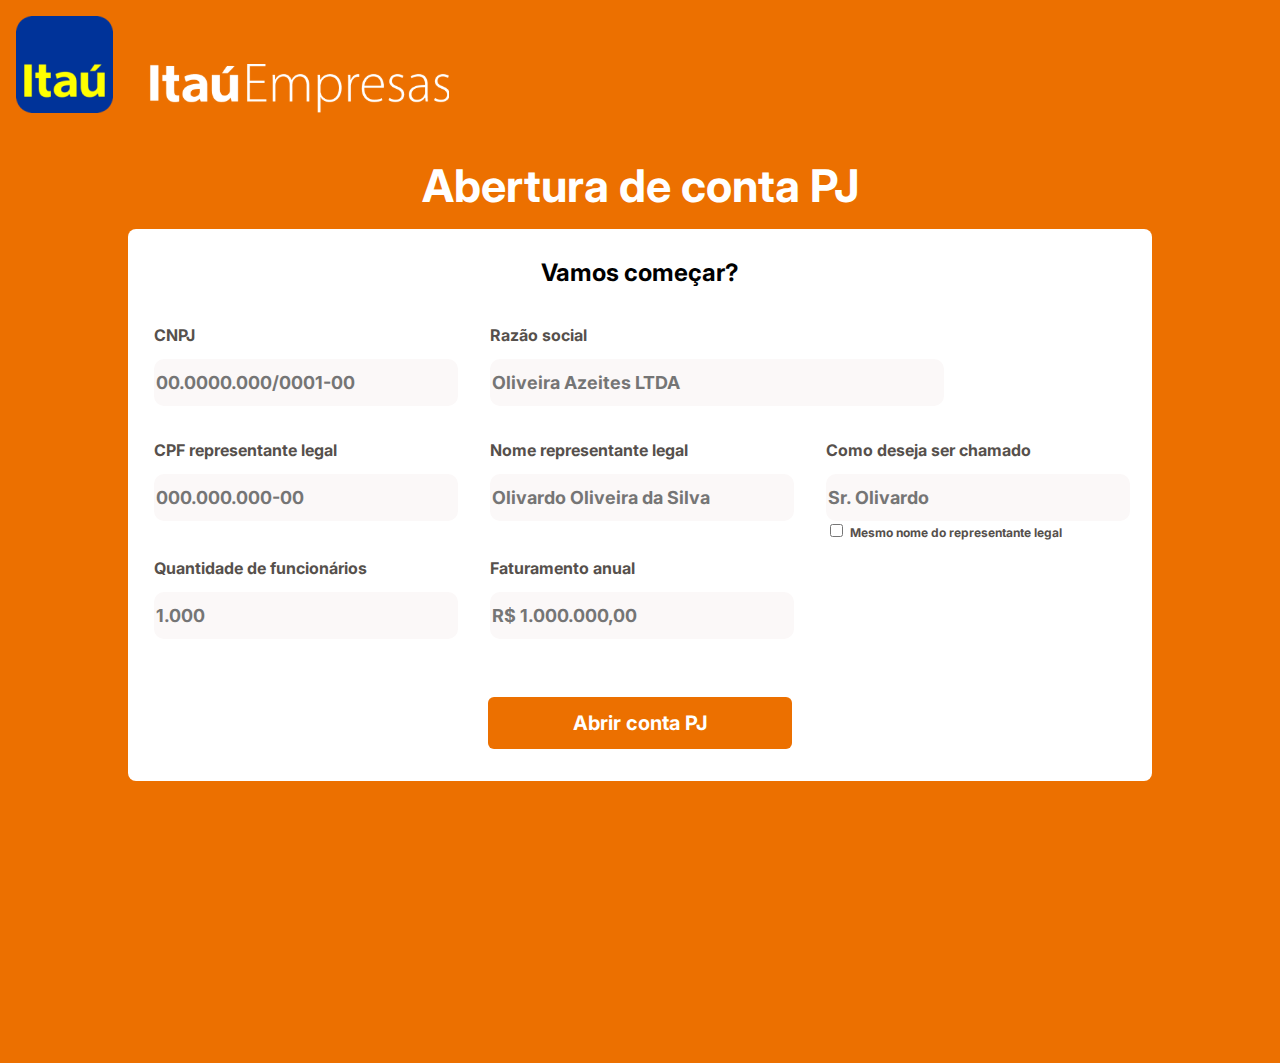
<file: index.html>
<!DOCTYPE html>
<html lang="en">
<head>
    <meta charset="UTF-8">
    <meta http-equiv="X-UA-Compatible" content="IE=edge">
    <meta name="viewport" content="width=device-width, initial-scale=1.0">
    <link rel="stylesheet" href="Styles/reset.css">
    <link rel="stylesheet" href="Styles/style.css">
    <title>Itaú-Abertura de contas</title>
</head>
<body>
    <header class="cabeçalho">
        <img src="img/logo-itau 1.png" alt="Logo itau" class="cabeçalho__imagem">
        <img src="img/ItauEmpresasText 1.svg" alt="ItauEmpresas" class="cabeçalho__imagem">
    </header>
    <main class="main-principal">
            
            <h2 class="titulo_pagina">Abertura de conta PJ</h2>
             <div class="formulario">
                    <h2 class="titulo_formulario">Vamos começar?</h2>
                <form action="" class="principal_formulario">
                     <div class="input-box"> 
                        <label for="CNPJ" class="formulario_label bugado" >CNPJ</label>
                        <input type="text" id="CNPJ" class="formulario_input" placeholder="00.0000.000/0001-00">
                     </div>
                  
                        
                     <div class="input-box maior">
                        <label for="razão" class="formulario_label" >Razão social</label>
                        <input type="text" id="razão" class="formulario_input" placeholder="Oliveira Azeites LTDA">
                    </div>
                        
                    <div class="input-box">
                        <label for="CPF" class="formulario_label">CPF representante legal</label>
                        <input type="text" id="CPF" class="formulario_input" placeholder="000.000.000-00">
                    </div>
                    
                    <div class="input-box">
                        <label for="nome" class="formulario_label">Nome representante legal</label>
                        <input type="text" id="nome" class="formulario_input" placeholder="Olivardo Oliveira da Silva">
                    </div>
                        
                    
                    <div class="input-box">
                        <label for="nickname" class="formulario_label">Como deseja ser chamado</label>
                        <input type="text" id="nickname" class="formulario_input" placeholder="Sr. Olivardo">
                            <input type="checkbox" name="" id="autocomplete">
                            <label for="autocomplete" class="formulario_input-autocomplete">Mesmo nome do representante legal</label>
                            </div>
                    
                    <div class="input-box">
                        <label for="funcionarios" class="formulario_label">Quantidade de funcionários</label>
                        <input type="text" id="funcionarios" class="formulario_input" placeholder="1.000">
                    </div>
                        
                    
                    <div class="input-box">
                        <label for="faturamento" class="formulario_label">Faturamento anual</label>
                        <input type="text" id="faturamento" class="formulario_input" placeholder="R$ 1.000.000,00">
                    </div>
   
                </form>
                <div class="input-button">
                    <a href="dados.html" 
                     class="input-button-abrir">Abrir conta PJ</a>
                  </div> 
                 
                 
            </div>
    </main>

    
    
</body>
</html>
</file>
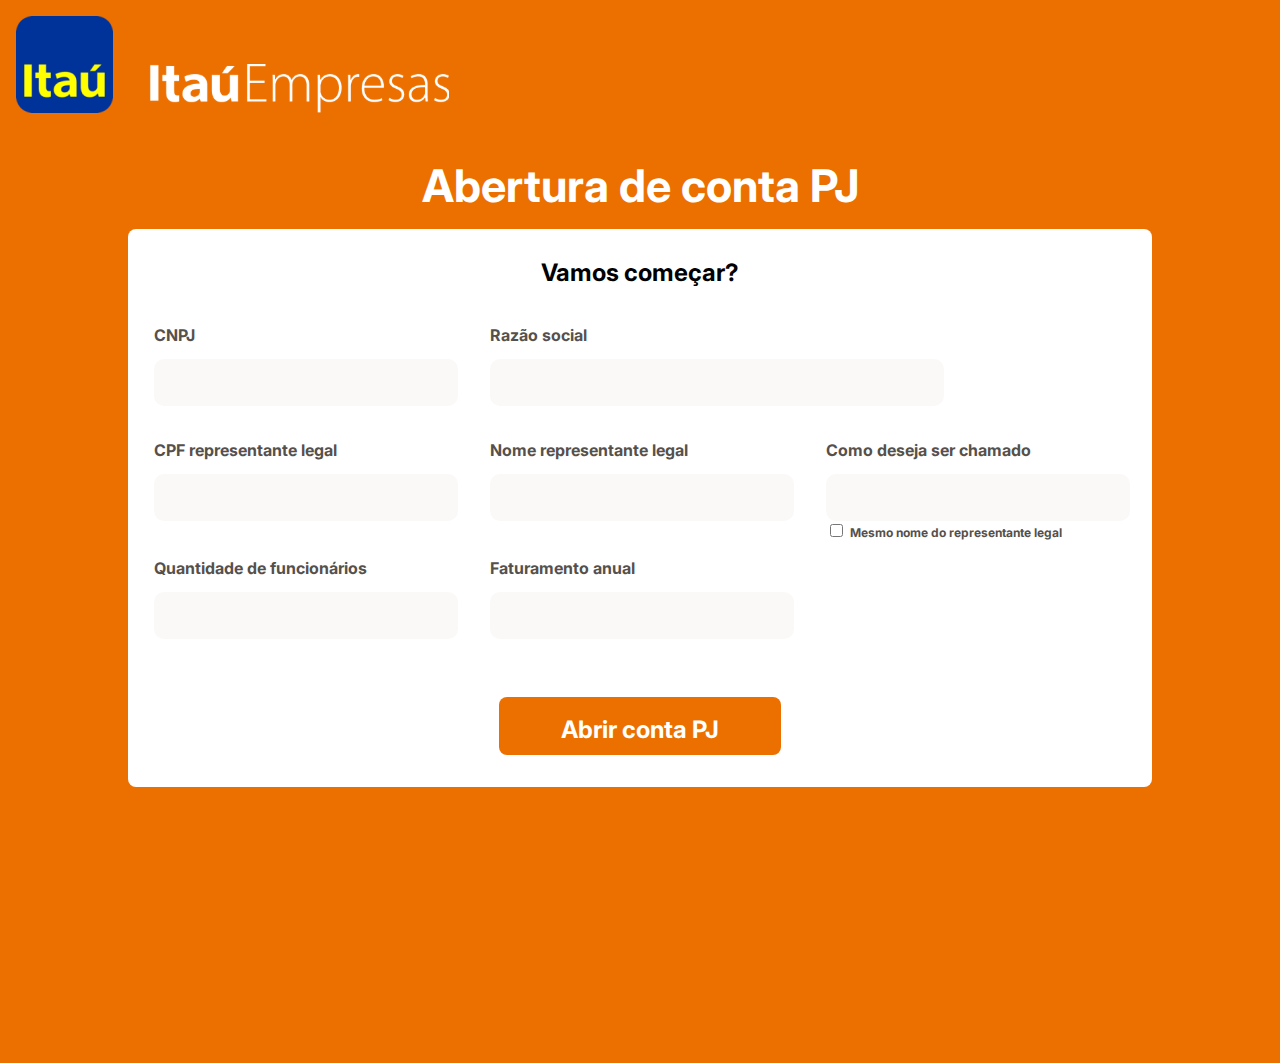
<file: pages/index.html>
<!DOCTYPE html>
<html lang="en">
<head>
    <meta charset="UTF-8">
    <meta http-equiv="X-UA-Compatible" content="IE=edge">
    <meta name="viewport" content="width=device-width, initial-scale=1.0">
    <link rel="stylesheet" href="../Styles/reset.css">
    <link rel="stylesheet" href="../Styles/style.css">
    <title>Itaú-Abertura de contas</title>
</head>
<body>
    <header class="cabeçalho">
        <img src="../img/logo-itau 1.png" alt="Logo itau" class="cabeçalho__imagem">
        <img src="../img/ItauEmpresasText 1.svg" alt="ItauEmpresas" class="cabeçalho__imagem">
    </header>
    <main class="main-principal">
            
            <h2 class="titulo_pagina">Abertura de conta PJ</h2>
             <div class="formulario">
                    <h2 class="titulo_formulario">Vamos começar?</h2>
                <form action="" class="principal_formulario">
                     <div class="input-box"> 
                        <label for="CNPJ" class="formulario_label bugado">CNPJ</label>
                        <input type="text" id="CNPJ" class="formulario_input">
                        <span class="mensagem_erro">CNPJ inválido.</span>
                     </div>
                 
                        
                     <div class="input-box maior">
                        <label for="razão" class="formulario_label">Razão social</label>
                        <input type="text" id="razão" class="formulario_input">
                        <span class="mensagem_erro">Tamnho máximo de 30 caracteres.</span>
                    </div>
                        
                    <div class="input-box">
                        <label for="CPF" class="formulario_label">CPF representante legal</label>
                        <input type="text" id="CPF" class="formulario_input">
                        <span class="mensagem_erro">CPF inválido</span>
                    </div>
                    
                    <div class="input-box">
                        <label for="nome" class="formulario_label">Nome representante legal</label>
                        <input type="text" id="nome" class="formulario_input">
                        <span class="mensagem_erro">Tamanho máximo de 20 caracteres.</span>
                    </div>
                        
                    
                    <div class="input-box">
                        <label for="nickname" class="formulario_label">Como deseja ser chamado</label>
                        <input type="text" id="nickname" class="formulario_input">
                        <span class="mensagem_erro">Tamanho máximo de 10 caracteres.</span>
                            <input type="checkbox" name="" id="autocomplete">
                            <label for="autocomplete" class="formulario_input-autocomplete">Mesmo nome do representante legal</label>
                            </div>
                    
                    <div class="input-box">
                        <label for="funcionarios" class="formulario_label">Quantidade de funcionários</label>
                        <input type="text" id="funcionarios" class="formulario_input">
                        <span class="mensagem_erro">Campo obrigatório.</span>
                    </div>
                        
                    
                    <div class="input-box">
                        <label for="faturamento" class="formulario_label">Faturamento anual</label>
                        <input type="text" id="faturamento" class="formulario_input">
                        <span class="mensagem_erro">Campo obrigatório.</span>
                    </div>
   
                </form>
                <div class="input-button">
                  <input type="submit" value="Abrir conta PJ" class="input-submit">
                  </div> 
                 
                 
            </div>
    </main>

    
    
</body>
</html>
</file>
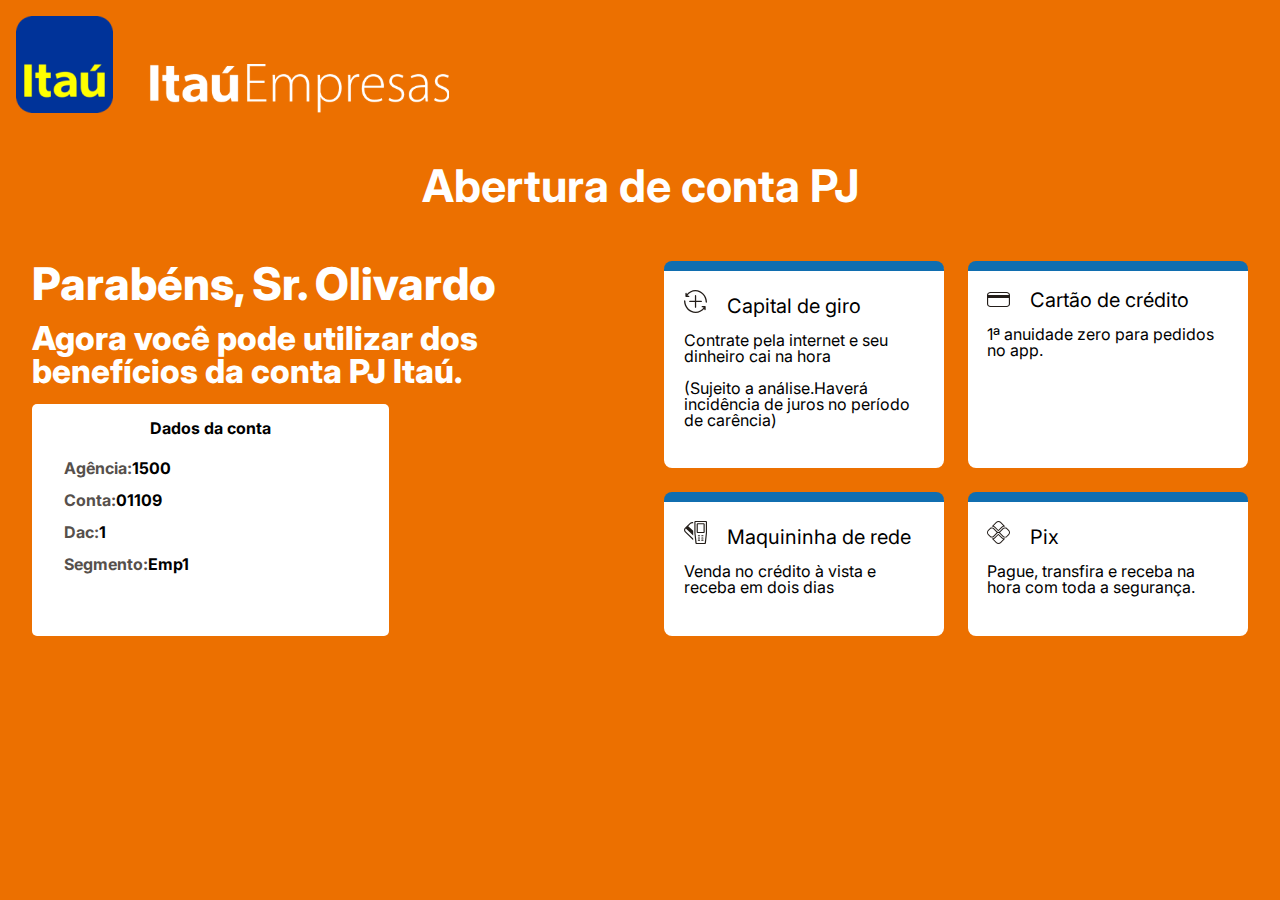
<file: finalização.html>
<!DOCTYPE html>
<html lang="en">
<head>
    <meta charset="UTF-8">
    <meta http-equiv="X-UA-Compatible" content="IE=edge">
    <meta name="viewport" content="width=device-width, initial-scale=1.0">
    <link rel="stylesheet" href="Styles/reset.css">
    <link rel="stylesheet" href="Styles/final.css">
    <title>Itaú-Parabéns!</title>
</head>
<body>
    <header class="cabeçalho">
        <img src="img/logo-itau 1.png" alt="Logo itau" class="cabeçalho__imagem">
        <img src="img/ItauEmpresasText 1.svg" alt="ItauEmpresas" class="cabeçalho__imagem">
    </header>

    <h2 class="titulo_pagina">Abertura de conta PJ</h2>
    <main class="principal">
        <div class="dados">
            <h2 class="dados_titulo_principal"> Parabéns, Sr. Olivardo</h2>

            <p class="dados_paragrafo_principal">Agora você pode utilizar dos<br> benefícios da conta PJ Itaú.</p>

            <div class="dados_conta">
                <p class="dados_conta_agencia">Dados da conta</p>
                <ul class="agencia_lista">
                    <li class="lista_item">Agência:<span class="dados-negrito">1500</span></li>
                    <li class="lista_item">Conta:<span class="dados-negrito">01109</span></li>
                    <li class="lista_item">Dac:<span class="dados-negrito">1<span></li>
                    <li class="lista_item">Segmento:<span class="dados-negrito">Emp1<span></li>
                </ul>
            </div>

    
        </div>

        <div class="beneficios">
            
            <div class="beneficios_card">
                <img src="img/Capital de giro.svg" alt="icone de capital de giro">
                <h2 class="card_titulo">Capital de giro</h2>
                <p class="card_paragrafo">Contrate pela internet e seu dinheiro cai na hora</p>
                <p class="card_paragrafo">(Sujeito a análise.Haverá incidência de juros no período de carência)</p>

            </div>

            <div class="beneficios_card">
                <img src="img/cartao de credito.svg" alt="icone cartão de crédito">
                <h2 class="card_titulo">Cartão de crédito</h2>
                <p class="card_paragrafo">1ª anuidade zero para pedidos no app.</p>
            </div>

            <div class="beneficios_card">
                <img src="img/maquininha de rede.svg" alt="maquininha de rede">
                <h2 class="card_titulo">Maquininha de rede</h2>
                <p class="card_paragrafo">Venda no crédito à vista e receba em dois dias</p>
            </div>

            <div class="beneficios_card">
                <img src="img/pix.svg" alt="Pix">
                <h2 class="card_titulo">Pix</h2>
                <p class="card_paragrafo">Pague, transfira e receba na hora com toda a segurança.</p>

            </div>

        </div>
            

          




    </main>
</file>
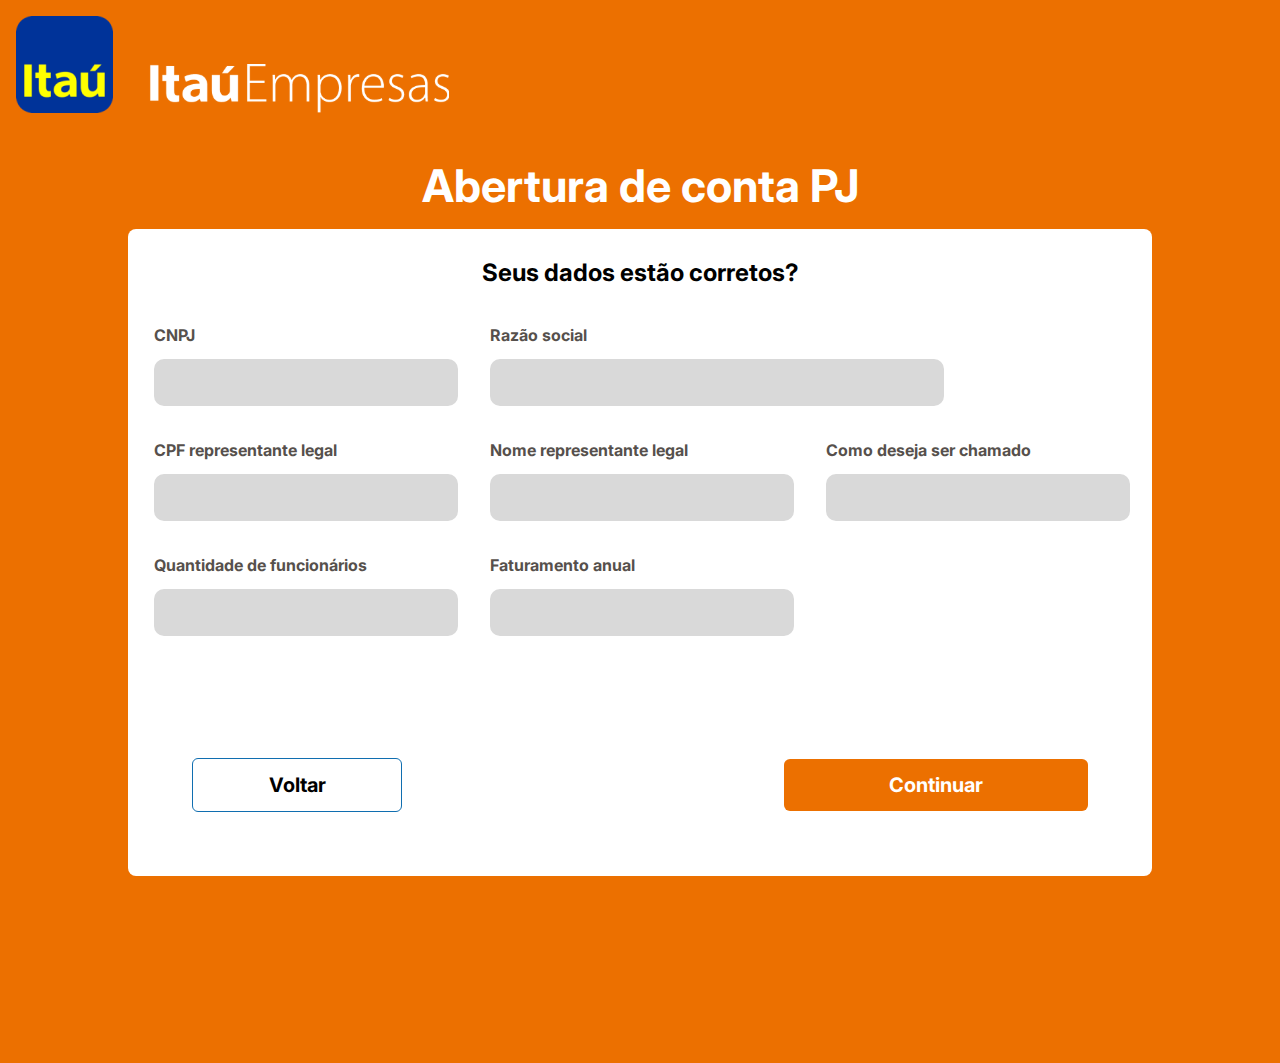
<file: pages/dados.html>
<!DOCTYPE html>
<html lang="en">
<head>
    <meta charset="UTF-8">
    <meta http-equiv="X-UA-Compatible" content="IE=edge">
    <meta name="viewport" content="width=device-width, initial-scale=1.0">
    <link rel="stylesheet" href="../Styles/reset.css">
    <link rel="stylesheet" href="../Styles/dados.css">
    <title>Itaú-Confirmação</title>
</head>
<body>
    <header class="cabeçalho">
        <img src="../img/logo-itau 1.png" alt="Logo itau" class="cabeçalho__imagem">
        <img src="../img/ItauEmpresasText 1.svg" alt="ItauEmpresas" class="cabeçalho__imagem">
    </header>
    <main class="principal">
            
            <h2 class="titulo_pagina">Abertura de conta PJ</h2>
             <div class="formulario">
                    <h2 class="titulo_formulario">Seus dados estão corretos?</h2>
                <form action="" class="principal_formulario">
                     <div class="input-box"> 
                        <label for="CNPJ" class="formulario_label bugado">CNPJ</label>
                        <input type="text" id="CNPJ" class="formulario_input" disabled>
                     </div>
                 
                        
                     <div class="input-box maior">
                        <label for="razão" class="formulario_label">Razão social</label>
                        <input type="text" id="razão" class="formulario_input" disabled>
                    </div>
                        
                    <div class="input-box">
                        <label for="CPF" class="formulario_label">CPF representante legal</label>
                        <input type="text" id="CPF" class="formulario_input" disabled>
                    </div>
                    
                    <div class="input-box">
                        <label for="nome" class="formulario_label">Nome representante legal</label>
                        <input type="text" id="nome" class="formulario_input" disabled>
                    </div>
                        
                    
                    <div class="input-box">
                        <label for="nickname" class="formulario_label">Como deseja ser chamado</label>
                        <input type="text" id="nickname" class="formulario_input" disabled>
                            <input type="checkbox" name="" id="autocomplete" class="formulario_input-autocomplete">
                            <label for="autocomplete" class="formulario_input-autocomplete">Mesmo nome do representante legal</label>
                            </div>
                    
                    <div class="input-box">
                        <label for="funcionarios" class="formulario_label">Quantidade de funcionários</label>
                        <input type="text" id="funcionarios" class="formulario_input" disabled>
                    </div>
                        
                    
                    <div class="input-box">
                        <label for="faturamento" class="formulario_label">Faturamento anual</label>
                        <input type="text" id="faturamento" class="formulario_input" disabled>
                    </div>
   
                
                </form>
            <div class="dados_buttons">
                <div class="input-button">
                    <a href="../pages/index.html" 
                       class="input-button-abrir azul">Voltar</a>
                 </div> 
                   
                <div class="input-button">
                  <a href="../pages/finalização.html" 
                     class="input-button-abrir">Continuar</a>
               </div> 
             </div>  
                 
            </div>
    </main>

    
    
</body>
</html>
</file>
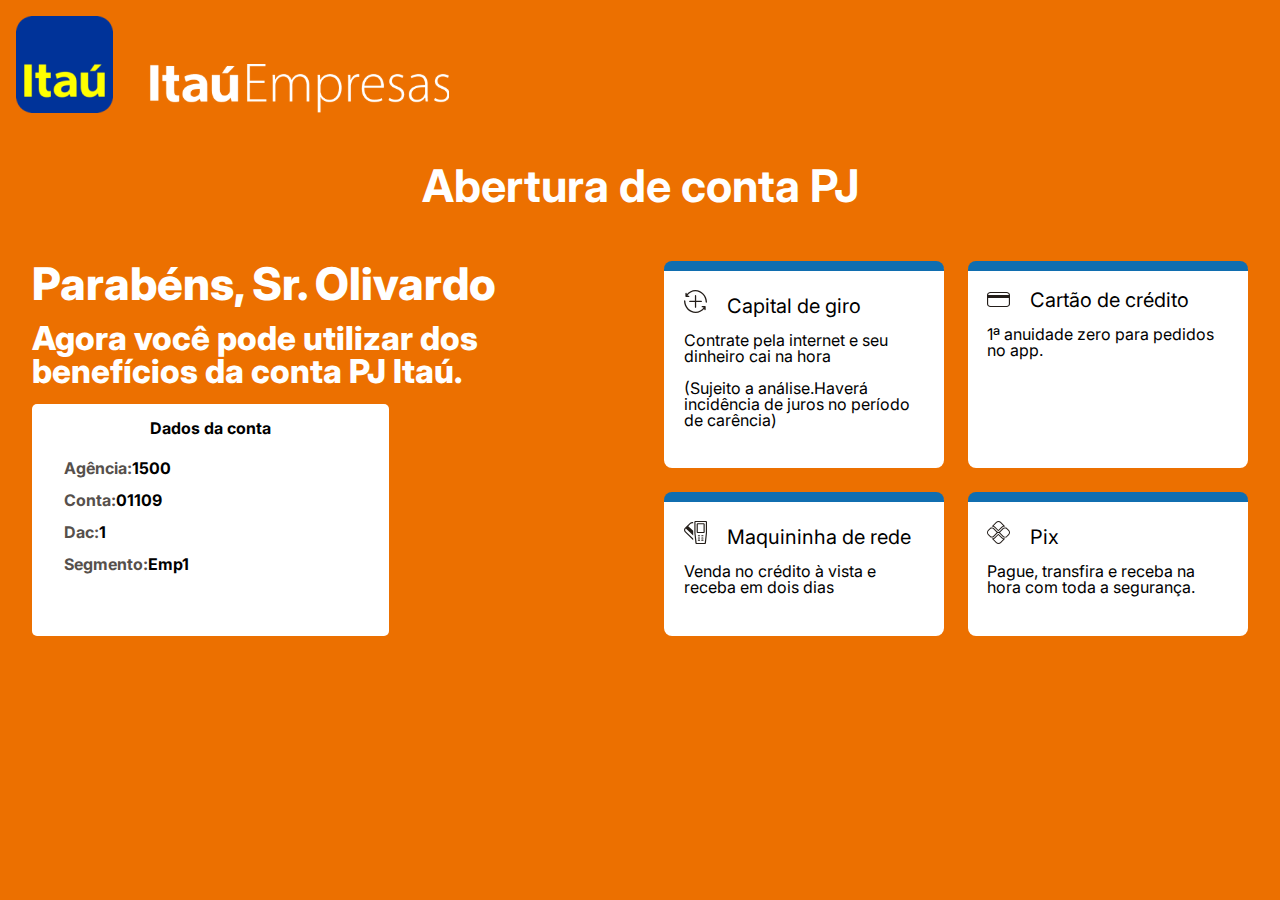
<file: pages/finalização.html>
<!DOCTYPE html>
<html lang="en">
<head>
    <meta charset="UTF-8">
    <meta http-equiv="X-UA-Compatible" content="IE=edge">
    <meta name="viewport" content="width=device-width, initial-scale=1.0">
    <link rel="stylesheet" href="../Styles/reset.css">
    <link rel="stylesheet" href="../Styles/final.css">
    <title>Itaú-Parabéns!</title>
</head>
<body>
    <header class="cabeçalho">
        <img src="../img/logo-itau 1.png" alt="Logo itau" class="cabeçalho__imagem">
        <img src="../img/ItauEmpresasText 1.svg" alt="ItauEmpresas" class="cabeçalho__imagem">
    </header>

    <h2 class="titulo_pagina">Abertura de conta PJ</h2>
    <main class="principal">
        <div class="dados">
            <h2 class="dados_titulo_principal"> Parabéns, Sr. Olivardo</h2>

            <p class="dados_paragrafo_principal">Agora você pode utilizar dos<br> benefícios da conta PJ Itaú.</p>

            <div class="dados_conta">
                <p class="dados_conta_agencia">Dados da conta</p>
                <ul class="agencia_lista">
                    <li class="lista_item">Agência:<span class="dados-negrito">1500</span></li>
                    <li class="lista_item">Conta:<span class="dados-negrito">01109</span></li>
                    <li class="lista_item">Dac:<span class="dados-negrito">1<span></li>
                    <li class="lista_item">Segmento:<span class="dados-negrito">Emp1<span></li>
                </ul>
            </div>

    
        </div>

        <div class="beneficios">
            
            <div class="beneficios_card">
                <img src="../img/Capital de giro.svg" alt="icone de capital de giro">
                <h2 class="card_titulo">Capital de giro</h2>
                <p class="card_paragrafo">Contrate pela internet e seu dinheiro cai na hora</p>
                <p class="card_paragrafo">(Sujeito a análise.Haverá incidência de juros no período de carência)</p>

            </div>

            <div class="beneficios_card">
                <img src="../img/cartao de credito.svg" alt="icone cartão de crédito">
                <h2 class="card_titulo">Cartão de crédito</h2>
                <p class="card_paragrafo">1ª anuidade zero para pedidos no app.</p>
            </div>

            <div class="beneficios_card">
                <img src="../img/maquininha de rede.svg" alt="maquininha de rede">
                <h2 class="card_titulo">Maquininha de rede</h2>
                <p class="card_paragrafo">Venda no crédito à vista e receba em dois dias</p>
            </div>

            <div class="beneficios_card">
                <img src="../img/pix.svg" alt="Pix">
                <h2 class="card_titulo">Pix</h2>
                <p class="card_paragrafo">Pague, transfira e receba na hora com toda a segurança.</p>

            </div>

        </div>
            
         </main>     
     </body>   
    </html>
</file>
<file: Styles/style.css>
@import url('https://fonts.googleapis.com/css2?family=Inter:wght@300;700&display=swap');

:root{
    --background-color: #EC7000;
    --fonte-principal:'Inter';
    --branco:white;
    --input-padrao:#FBF8F8;
    --text-color: #56504C;
    --input-only-view:#D9D9D9;
    --preto:black;
    --blue: #106EB0;
    --vermelho-erro:#B71C1C;
    



}

body{
    background-color: var(--background-color);
    font-family: var(--fonte-principal);
}

.cabeçalho__imagem{
    padding: 1rem;
    border: none;

}

.main-principal{
    width:100% ;
    min-height: 100vh;
}

.titulo_pagina{
    font-size: 45px;
    color: var(--branco);
    font-weight: 700;
    text-align: center;
    margin-top: 2rem;
    margin-bottom: 1.3rem;
}

.formulario{
    background-color: var(--branco);
    width: 80%;
    margin: auto;
    border-radius: 0.5rem;

}

.titulo_formulario{
    text-align: center;
    font-weight: 700;
    padding: 2rem;
    font-size:24px;
    
    
}

.principal_formulario{
    display: flex;
    flex-wrap: wrap;
    padding-left:1rem ;


}
.input-box{
    width: calc(100% / 3 - 20px);
    margin: 10px;
   
    

}

.mensagem_erro{
    font-size: 15px;
    margin: 0;
    color: var(--vermelho-erro);
    display: none;
}

.formulario_input{
    height: 45px;
    min-width: 95%;
    border: none;
    background-color: var(--input-padrao);
    border-radius: 10px;
    margin-top:1rem ;
    margin-bottom: 1rem;
    font-weight:700;
    font-size:18px;
    font-family: var(--fonte-principal);
}

.bugado{
    display: block;
}

.formulario_label{
    color:var(--text-color);
    font-weight: 700;
    
}

.maior{
    width:474px;

}

.formulario_input-autocomplete{
    font-size: 12px;
    font-weight: 700;
    color: var(--text-color)
}

#nickname{
    margin-bottom: 0;
}

.input-button{
    display: grid;
    place-items: center;
}

.input-button-abrir{
    width: 272px;
    padding: 1rem;
    background-color: var(--background-color);
    color: var(--branco);
    border-radius: 6px;
    border: none;
    margin: 2rem 0;
    align-self: center;
    font-weight: 700;
    font-size: 20px;
    cursor: pointer;
    text-decoration: none;
    text-align: center;
}

.input-submit{
    width: 282px;
    padding: 18px;
    height: 58px;
    border-radius: 8px;
    background-color: var(--background-color);
    color: var(--branco);
    font-family: var(--fonte-principal);
    font-weight: 700;
    font-size: 24px;
    margin: 2rem 0;
    border: none;
}
</file>
<file: Styles/final.css>
@import url(style.css);

.principal{
    display: flex;
    justify-content: space-between;
    padding: 2rem;
}

.dados_titulo_principal{
    color: var(--branco);
    font-weight: 800;
    font-size: 45px;
}

.dados_paragrafo_principal{
    font-weight: 800;
    font-size: 33px;
    color: var(--branco);
    margin:1rem 0;

}

.dados_conta{
    background-color: var(--branco);
    border-radius:5px;
    padding: 1rem 1rem 3rem 1rem;
    width:70%;

}

.dados_conta_agencia{
    text-align: center;
    margin-bottom:1.5rem;
    font-weight: 700;
}

.agencia_lista{
    color:var(--text-color);
    font-weight: 700;
}
.dados-negrito{
    color: var(--preto);
    font-weight: 700;
}

.lista_item{
    margin:1rem;
}

.beneficios{
    display: grid;
    max-width: 48%;
    grid-template-columns: 1fr 1fr ;
    gap: 1.5rem;
}

.beneficios_card{
    background-color: var(--branco);
    border-radius: 8px;
    border-top: 10px solid var(--blue);
    padding: 1.2rem;
}

.card_titulo{
    display: inline;
    font-size:20px;
    font-weight: 400;
    margin-left:1rem;
}

.card_paragrafo{
    margin:1rem 0;
}
</file>
<file: Styles/dados.css>
@import url('https://fonts.googleapis.com/css2?family=Inter:wght@300;700&display=swap');

:root{
    --background-color: #EC7000;
    --fonte-principal:'Inter';
    --branco:white;
    --input-padrao:#FBF8F8;
    --text-color: #56504C;
    --input-only-view:#D9D9D9;
    --preto:black;
    --azul-borda:#106EB0;



}

body{
    background-color: var(--background-color);
    font-family: var(--fonte-principal);
}

.cabeçalho__imagem{
    padding: 1rem;
    border: none;

}

.principal{
    width:100% ;
    min-height: 100vh;
}

.titulo_pagina{
    font-size: 45px;
    color: var(--branco);
    font-weight: 700;
    text-align: center;
    margin-top: 2rem;
    margin-bottom: 1.3rem;
}

.formulario{
    background-color: var(--branco);
    width: 80%;
    margin: auto;
    border-radius: 0.5rem;

}

.titulo_formulario{
    text-align: center;
    font-weight: 700;
    padding: 2rem;
    font-size:24px;
    
    
}

.principal_formulario{
    display: flex;
    flex-wrap: wrap;
    padding-left:1rem ;


}
.input-box{
    width: calc(100% / 3 - 20px);
    margin:10px;
   
    

}

.formulario_input{
    height: 45px;
    min-width: 95%;
    border: none;
    background-color: var(--input-only-view);
    border-radius: 10px;
    margin-top:1rem ;
    margin-bottom: 1rem;
    font-weight:700;
    font-size:18px;
    font-family: var(--fonte-principal);
}

.bugado{
    display: block;
}

.formulario_label{
    color:var(--text-color);
    font-weight: 700;
    
}

.maior{
    width:474px;

}

.formulario_input-autocomplete{
    font-size: 12px;
    font-weight: 700;
    color: var(--text-color);
    display:none;
}

#nickname{
    margin-bottom: 0;
}

.dados_buttons{
    display: flex;
    justify-content: space-between;
    align-items: center;
    margin: 2rem;
}


.input-button{
    margin: 2rem;

}
.input-button-abrir{
    display: block;
    width: 272px;
    padding: 1rem;
    background-color: var(--background-color);
    color: var(--branco);
    border-radius: 6px;
    border: none;
    margin: 2rem 0;
    align-self: center;
    font-weight: 700;
    font-size: 20px;
    cursor: pointer;
    text-decoration: none;
    text-align: center;
    
}



.azul{
    font-weight: bold;
    display: block;
    width: 176px;
    background-color: var(--branco);
    color: var(--preto);
    border:1.5px solid var(--azul-borda)
}
</file>
